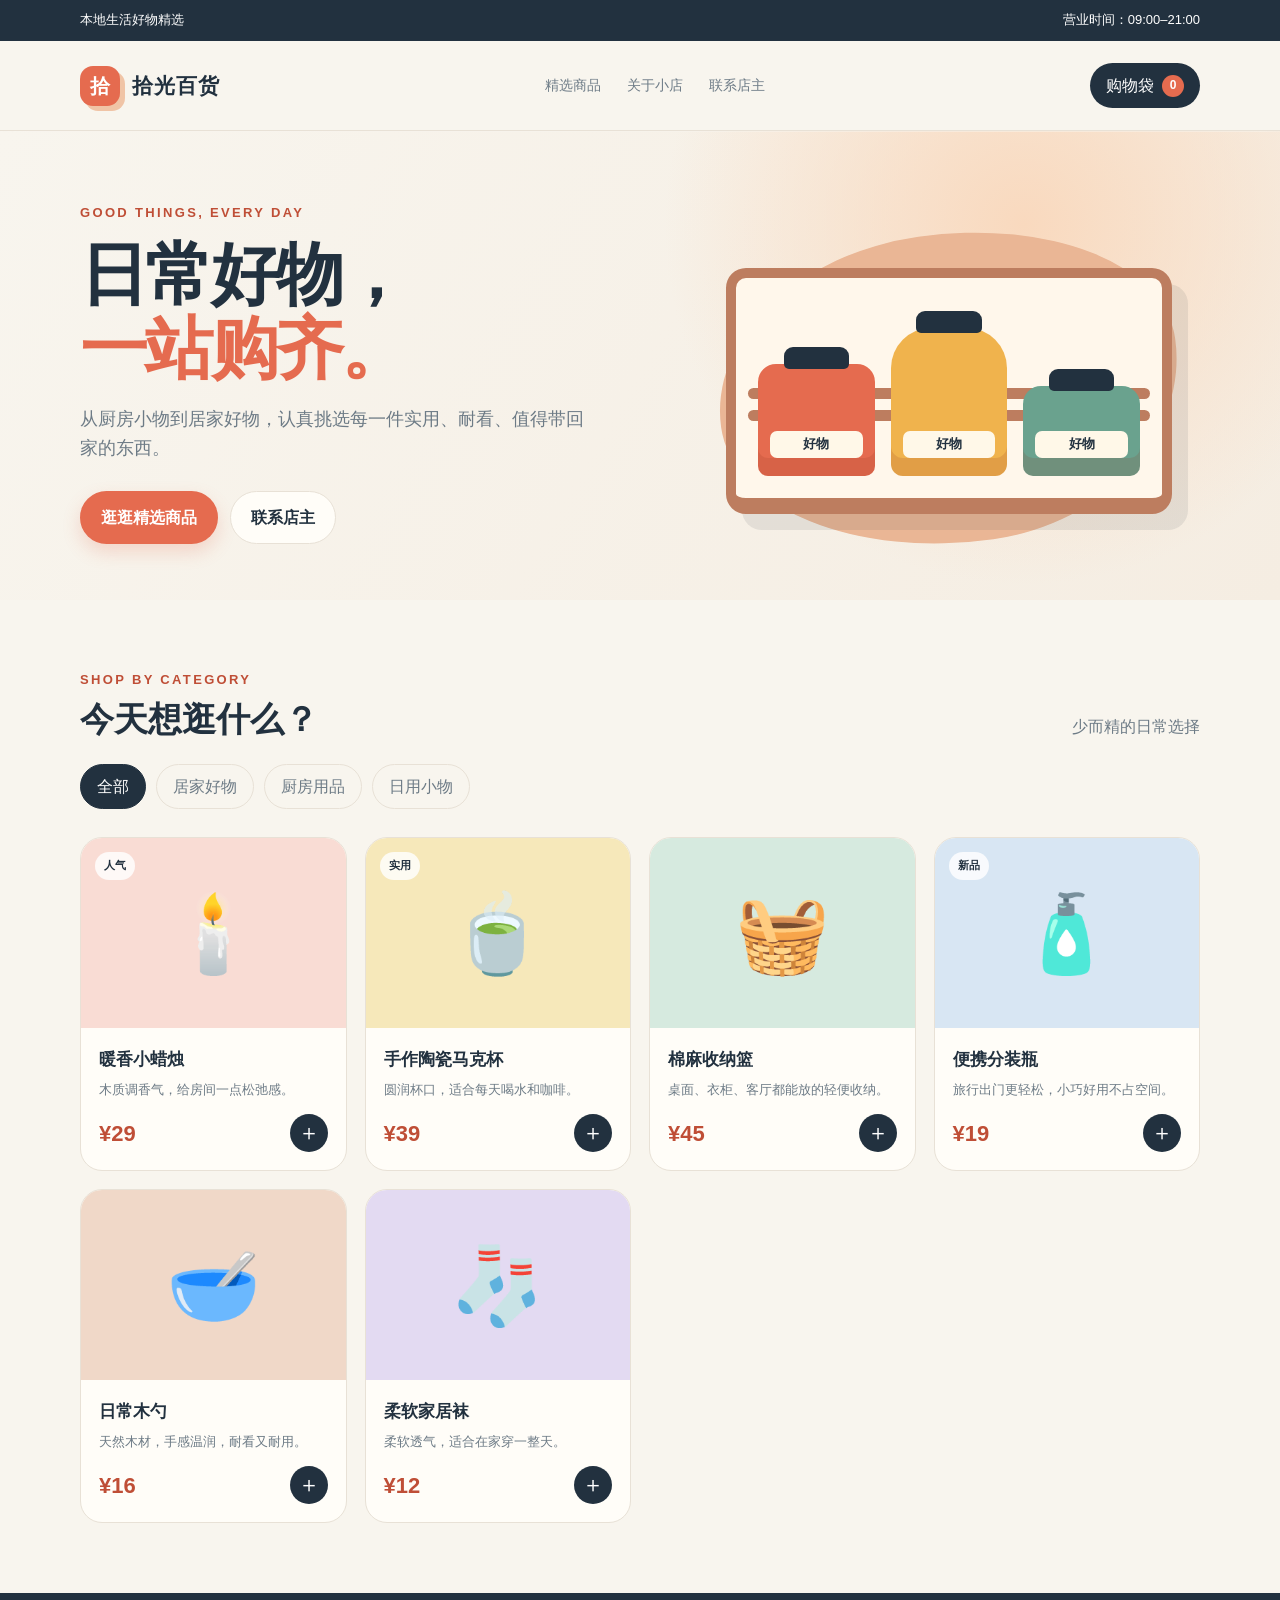
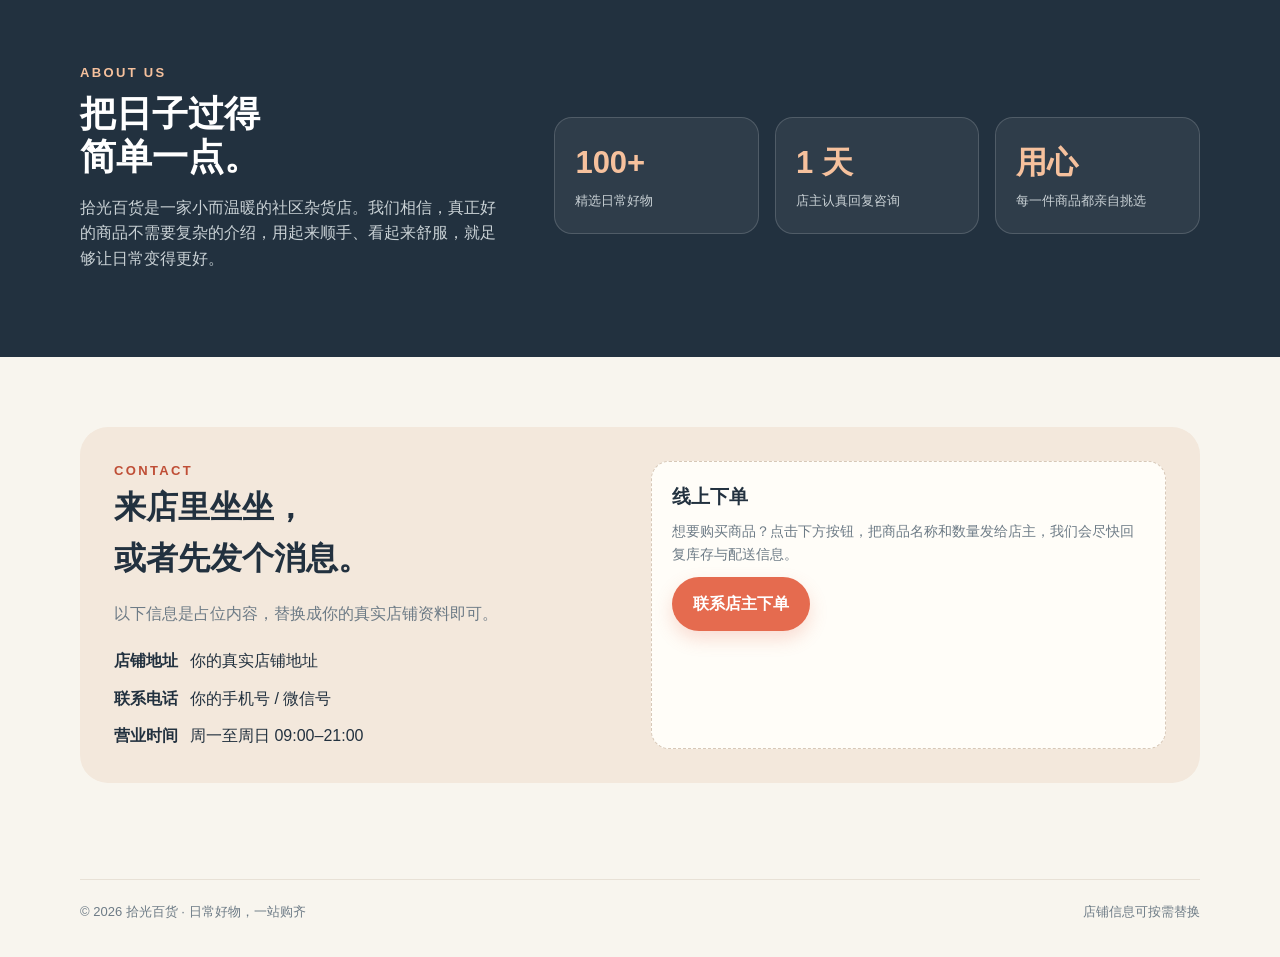
<file: store/index.html>
<!doctype html>
<html lang="zh-CN">
<head>
  <meta charset="UTF-8" />
  <meta name="viewport" content="width=device-width, initial-scale=1.0" />
  <meta name="description" content="日常好物，一站购齐。简易百货商店为你精选生活好物。" />
  <title>拾光百货｜日常好物，一站购齐</title>
  <style>
    :root{--ink:#22313f;--muted:#6d7b86;--paper:#f8f5ee;--card:#fffdf8;--brand:#e56b4f;--brand-dark:#bf4e36;--line:#e8e1d6;--soft:#f3e8dc;}
    *{box-sizing:border-box} html{scroll-behavior:smooth} body{margin:0;font-family:-apple-system,BlinkMacSystemFont,"PingFang SC","Microsoft YaHei",sans-serif;color:var(--ink);background:var(--paper);line-height:1.6}
    a{color:inherit;text-decoration:none}.wrap{width:min(1120px,92vw);margin:auto}
    .topbar{background:var(--ink);color:#fff;padding:10px 0;font-size:13px}.topbar .wrap{display:flex;justify-content:space-between;gap:16px}
    header{padding:22px 0;background:rgba(248,245,238,.92);position:sticky;top:0;z-index:20;border-bottom:1px solid var(--line);backdrop-filter:blur(12px)}
    nav{display:flex;align-items:center;justify-content:space-between;gap:24px}.brand{display:flex;align-items:center;gap:12px;font-weight:800;font-size:21px;letter-spacing:.04em}.brand-mark{display:grid;place-items:center;width:40px;height:40px;border-radius:13px;background:var(--brand);color:white;box-shadow:5px 5px 0 #f0c4a6;font-size:20px}.links{display:flex;gap:26px;color:var(--muted);font-size:14px}.links a:hover{color:var(--brand)}.cart{display:flex;align-items:center;gap:8px;background:var(--ink);color:white;border:0;border-radius:999px;padding:10px 16px;font:inherit;cursor:pointer}.cart b{display:grid;place-items:center;background:var(--brand);width:22px;height:22px;border-radius:50%;font-size:12px}
    .hero{padding:72px 0 56px;background:radial-gradient(circle at 80% 20%,#f9d9be 0,transparent 33%),linear-gradient(120deg,#f8f5ee 0%,#f5ede2 100%)}.hero-grid{display:grid;grid-template-columns:1.06fr .94fr;align-items:center;gap:52px}.eyebrow{color:var(--brand-dark);font-weight:700;letter-spacing:.18em;font-size:13px}.hero h1{font-size:clamp(40px,6vw,68px);line-height:1.08;margin:14px 0 20px;letter-spacing:-.04em}.hero h1 span{color:var(--brand)}.hero p{max-width:520px;color:var(--muted);font-size:18px;margin:0 0 28px}.actions{display:flex;flex-wrap:wrap;gap:12px}.btn{display:inline-flex;align-items:center;justify-content:center;border-radius:999px;padding:13px 20px;font-weight:700;border:1px solid transparent;cursor:pointer}.btn-primary{background:var(--brand);color:white;box-shadow:0 8px 18px rgba(229,107,79,.22)}.btn-primary:hover{background:var(--brand-dark)}.btn-light{border-color:var(--line);background:#fffdf8}.hero-art{min-height:340px;position:relative}.blob{position:absolute;inset:30px 20px 0;background:#eab695;border-radius:48% 52% 45% 55% / 52% 44% 56% 48%;transform:rotate(-8deg)}.shelf{position:absolute;inset:64px 28px 30px;background:#fff7eb;border:10px solid #bd7d5f;border-bottom-width:16px;border-radius:20px;box-shadow:16px 16px 0 rgba(34,49,63,.09);padding:22px;display:grid;grid-template-columns:repeat(3,1fr);gap:16px;align-items:end}.shelf:before,.shelf:after{content:"";position:absolute;left:12px;right:12px;height:11px;background:#bd7d5f;border-radius:9px}.shelf:before{top:50%}.shelf:after{bottom:35%}.jar{position:relative;z-index:1;height:112px;border-radius:18px 18px 10px 10px;background:#e56b4f;box-shadow:inset 0 -18px rgba(145,54,35,.16)}.jar:nth-child(2){height:148px;background:#f0b34d;border-radius:40px 40px 12px 12px}.jar:nth-child(3){height:90px;background:#6aa28e}.jar:before{content:"";position:absolute;top:-17px;left:22%;right:22%;height:22px;border-radius:9px 9px 5px 5px;background:#22313f}.jar:after{content:"好物";position:absolute;left:12px;right:12px;bottom:18px;text-align:center;background:#fff8e8;color:#22313f;border-radius:7px;padding:3px;font-size:13px;font-weight:700}
    .section{padding:70px 0}.section-head{display:flex;justify-content:space-between;align-items:end;gap:20px;margin-bottom:24px}.section h2{font-size:34px;line-height:1.2;margin:8px 0 0}.section-head p{margin:0;color:var(--muted)}.categories{display:flex;flex-wrap:wrap;gap:10px;margin-bottom:28px}.chip{border:1px solid var(--line);background:transparent;border-radius:999px;padding:9px 16px;color:var(--muted);cursor:pointer;font:inherit}.chip.active,.chip:hover{background:var(--ink);border-color:var(--ink);color:white}
    .products{display:grid;grid-template-columns:repeat(4,1fr);gap:18px}.product{background:var(--card);border:1px solid var(--line);border-radius:22px;overflow:hidden;display:flex;flex-direction:column;min-height:100%}.product-visual{height:190px;display:grid;place-items:center;font-size:76px;position:relative}.product-visual small{position:absolute;top:14px;left:14px;background:rgba(255,255,255,.82);padding:5px 9px;border-radius:999px;font-size:11px;color:var(--ink);font-weight:700}.v1{background:#f9dcd4}.v2{background:#f6e8ba}.v3{background:#d6eadf}.v4{background:#d8e6f3}.v5{background:#f0d8c8}.v6{background:#e3daf2}.product-body{padding:18px;display:flex;flex-direction:column;flex:1}.product h3{font-size:17px;margin:0 0 6px}.product p{color:var(--muted);font-size:13px;margin:0 0 14px}.price-row{display:flex;justify-content:space-between;align-items:center;margin-top:auto}.price{font-size:22px;font-weight:800;color:var(--brand-dark)}.add{width:38px;height:38px;border:0;border-radius:50%;background:var(--ink);color:white;font-size:22px;cursor:pointer}.add:hover{background:var(--brand)}
    .story{background:#22313f;color:white}.story-grid{display:grid;grid-template-columns:.8fr 1.2fr;gap:44px;align-items:center}.story h2{font-size:36px;margin:8px 0 16px}.story p{color:#c9d1d5}.numbers{display:grid;grid-template-columns:repeat(3,1fr);gap:16px}.number{padding:20px;border:1px solid rgba(255,255,255,.16);border-radius:18px;background:rgba(255,255,255,.06)}.number strong{display:block;font-size:31px;color:#f6c19d}.number span{font-size:13px;color:#c9d1d5}
    .contact{padding:70px 0}.contact-card{display:grid;grid-template-columns:1fr 1fr;gap:22px;background:#f3e8dc;border-radius:28px;padding:34px}.contact-card h2{margin:0 0 10px;font-size:32px}.contact-card p{color:var(--muted)}.info{display:grid;gap:12px;margin-top:22px}.info div{display:flex;gap:12px;align-items:flex-start}.info b{min-width:64px}.notice{background:#fffdf8;border-radius:18px;padding:20px;border:1px dashed #d7c8b8}.notice h3{margin:0 0 8px}.notice p{font-size:14px;margin:0 0 12px}
    footer{padding:26px 0 34px;color:var(--muted);font-size:13px}.footer-row{display:flex;justify-content:space-between;gap:16px;border-top:1px solid var(--line);padding-top:22px}
    .toast{position:fixed;left:50%;bottom:26px;transform:translate(-50%,20px);background:var(--ink);color:white;padding:12px 18px;border-radius:999px;opacity:0;pointer-events:none;transition:.25s;z-index:50;font-size:14px}.toast.show{opacity:1;transform:translate(-50%,0)}
    @media(max-width:850px){.hero-grid,.story-grid,.contact-card{grid-template-columns:1fr}.hero-art{min-height:280px}.products{grid-template-columns:repeat(2,1fr)}.links{display:none}.section{padding:54px 0}}
    @media(max-width:500px){.topbar .wrap{font-size:11px}.hero{padding-top:46px}.hero h1{font-size:44px}.products{grid-template-columns:1fr}.product-visual{height:170px}.numbers{grid-template-columns:1fr}.contact-card{padding:24px}.footer-row{flex-direction:column}}
  </style>
</head>
<body>
  <div class="topbar"><div class="wrap"><span>本地生活好物精选</span><span>营业时间：09:00–21:00</span></div></div>
  <header><div class="wrap"><nav><a class="brand" href="#top"><span class="brand-mark">拾</span><span>拾光百货</span></a><div class="links"><a href="#products">精选商品</a><a href="#story">关于小店</a><a href="#contact">联系店主</a></div><button class="cart" id="cartBtn">购物袋 <b id="cartCount">0</b></button></nav></div></header>
  <main id="top">
    <section class="hero"><div class="wrap hero-grid"><div><div class="eyebrow">GOOD THINGS, EVERY DAY</div><h1>日常好物，<br><span>一站购齐。</span></h1><p>从厨房小物到居家好物，认真挑选每一件实用、耐看、值得带回家的东西。</p><div class="actions"><a class="btn btn-primary" href="#products">逛逛精选商品</a><a class="btn btn-light" href="#contact">联系店主</a></div></div><div class="hero-art" aria-label="商品货架插画"><div class="blob"></div><div class="shelf"><div class="jar"></div><div class="jar"></div><div class="jar"></div></div></div></div></section>
    <section class="section" id="products"><div class="wrap"><div class="section-head"><div><div class="eyebrow">SHOP BY CATEGORY</div><h2>今天想逛什么？</h2></div><p>少而精的日常选择</p></div><div class="categories"><button class="chip active" data-filter="all">全部</button><button class="chip" data-filter="home">居家好物</button><button class="chip" data-filter="kitchen">厨房用品</button><button class="chip" data-filter="daily">日用小物</button></div><div class="products" id="productGrid">
      <article class="product" data-category="home"><div class="product-visual v1"><small>人气</small>🕯️</div><div class="product-body"><h3>暖香小蜡烛</h3><p>木质调香气，给房间一点松弛感。</p><div class="price-row"><span class="price">¥29</span><button class="add" data-name="暖香小蜡烛">＋</button></div></div></article>
      <article class="product" data-category="kitchen"><div class="product-visual v2"><small>实用</small>🍵</div><div class="product-body"><h3>手作陶瓷马克杯</h3><p>圆润杯口，适合每天喝水和咖啡。</p><div class="price-row"><span class="price">¥39</span><button class="add" data-name="手作陶瓷马克杯">＋</button></div></div></article>
      <article class="product" data-category="home"><div class="product-visual v3">🧺</div><div class="product-body"><h3>棉麻收纳篮</h3><p>桌面、衣柜、客厅都能放的轻便收纳。</p><div class="price-row"><span class="price">¥45</span><button class="add" data-name="棉麻收纳篮">＋</button></div></div></article>
      <article class="product" data-category="daily"><div class="product-visual v4"><small>新品</small>🧴</div><div class="product-body"><h3>便携分装瓶</h3><p>旅行出门更轻松，小巧好用不占空间。</p><div class="price-row"><span class="price">¥19</span><button class="add" data-name="便携分装瓶">＋</button></div></div></article>
      <article class="product" data-category="kitchen"><div class="product-visual v5">🥣</div><div class="product-body"><h3>日常木勺</h3><p>天然木材，手感温润，耐看又耐用。</p><div class="price-row"><span class="price">¥16</span><button class="add" data-name="日常木勺">＋</button></div></div></article>
      <article class="product" data-category="daily"><div class="product-visual v6">🧦</div><div class="product-body"><h3>柔软家居袜</h3><p>柔软透气，适合在家穿一整天。</p><div class="price-row"><span class="price">¥12</span><button class="add" data-name="柔软家居袜">＋</button></div></div></article>
    </div></div></section>
    <section class="section story" id="story"><div class="wrap story-grid"><div><div class="eyebrow" style="color:#f6c19d">ABOUT US</div><h2>把日子过得<br>简单一点。</h2><p>拾光百货是一家小而温暖的社区杂货店。我们相信，真正好的商品不需要复杂的介绍，用起来顺手、看起来舒服，就足够让日常变得更好。</p></div><div class="numbers"><div class="number"><strong>100+</strong><span>精选日常好物</span></div><div class="number"><strong>1 天</strong><span>店主认真回复咨询</span></div><div class="number"><strong>用心</strong><span>每一件商品都亲自挑选</span></div></div></div></section>
    <section class="contact" id="contact"><div class="wrap"><div class="contact-card"><div><div class="eyebrow">CONTACT</div><h2>来店里坐坐，<br>或者先发个消息。</h2><p>以下信息是占位内容，替换成你的真实店铺资料即可。</p><div class="info"><div><b>店铺地址</b><span>你的真实店铺地址</span></div><div><b>联系电话</b><span>你的手机号 / 微信号</span></div><div><b>营业时间</b><span>周一至周日 09:00–21:00</span></div></div></div><div class="notice"><h3>线上下单</h3><p>想要购买商品？点击下方按钮，把商品名称和数量发给店主，我们会尽快回复库存与配送信息。</p><a class="btn btn-primary" href="javascript:void(0)" id="orderBtn">联系店主下单</a></div></div></div></section>
  </main>
  <footer><div class="wrap footer-row"><span>© 2026 拾光百货 · 日常好物，一站购齐</span><span>店铺信息可按需替换</span></div></footer>
  <div class="toast" id="toast"></div>
  <script>
    const toast=document.getElementById('toast');let count=0;let timer;
    function showToast(text){toast.textContent=text;toast.classList.add('show');clearTimeout(timer);timer=setTimeout(()=>toast.classList.remove('show'),2200)}
    document.querySelectorAll('.chip').forEach(chip=>chip.addEventListener('click',()=>{document.querySelectorAll('.chip').forEach(c=>c.classList.remove('active'));chip.classList.add('active');const filter=chip.dataset.filter;document.querySelectorAll('.product').forEach(p=>p.style.display=filter==='all'||p.dataset.category===filter?'flex':'none')}));
    document.querySelectorAll('.add').forEach(btn=>btn.addEventListener('click',()=>{count++;document.getElementById('cartCount').textContent=count;showToast(`已加入购物袋：${btn.dataset.name}`)}));
    document.getElementById('cartBtn').addEventListener('click',()=>showToast(count?`购物袋里有 ${count} 件商品，请联系店主下单`:'购物袋还是空的，先去逛逛吧'));
    document.getElementById('orderBtn').addEventListener('click',()=>showToast('请先把页面里的手机号或微信号替换成你的真实联系方式'));
  </script>
</body>
</html>
</file>
